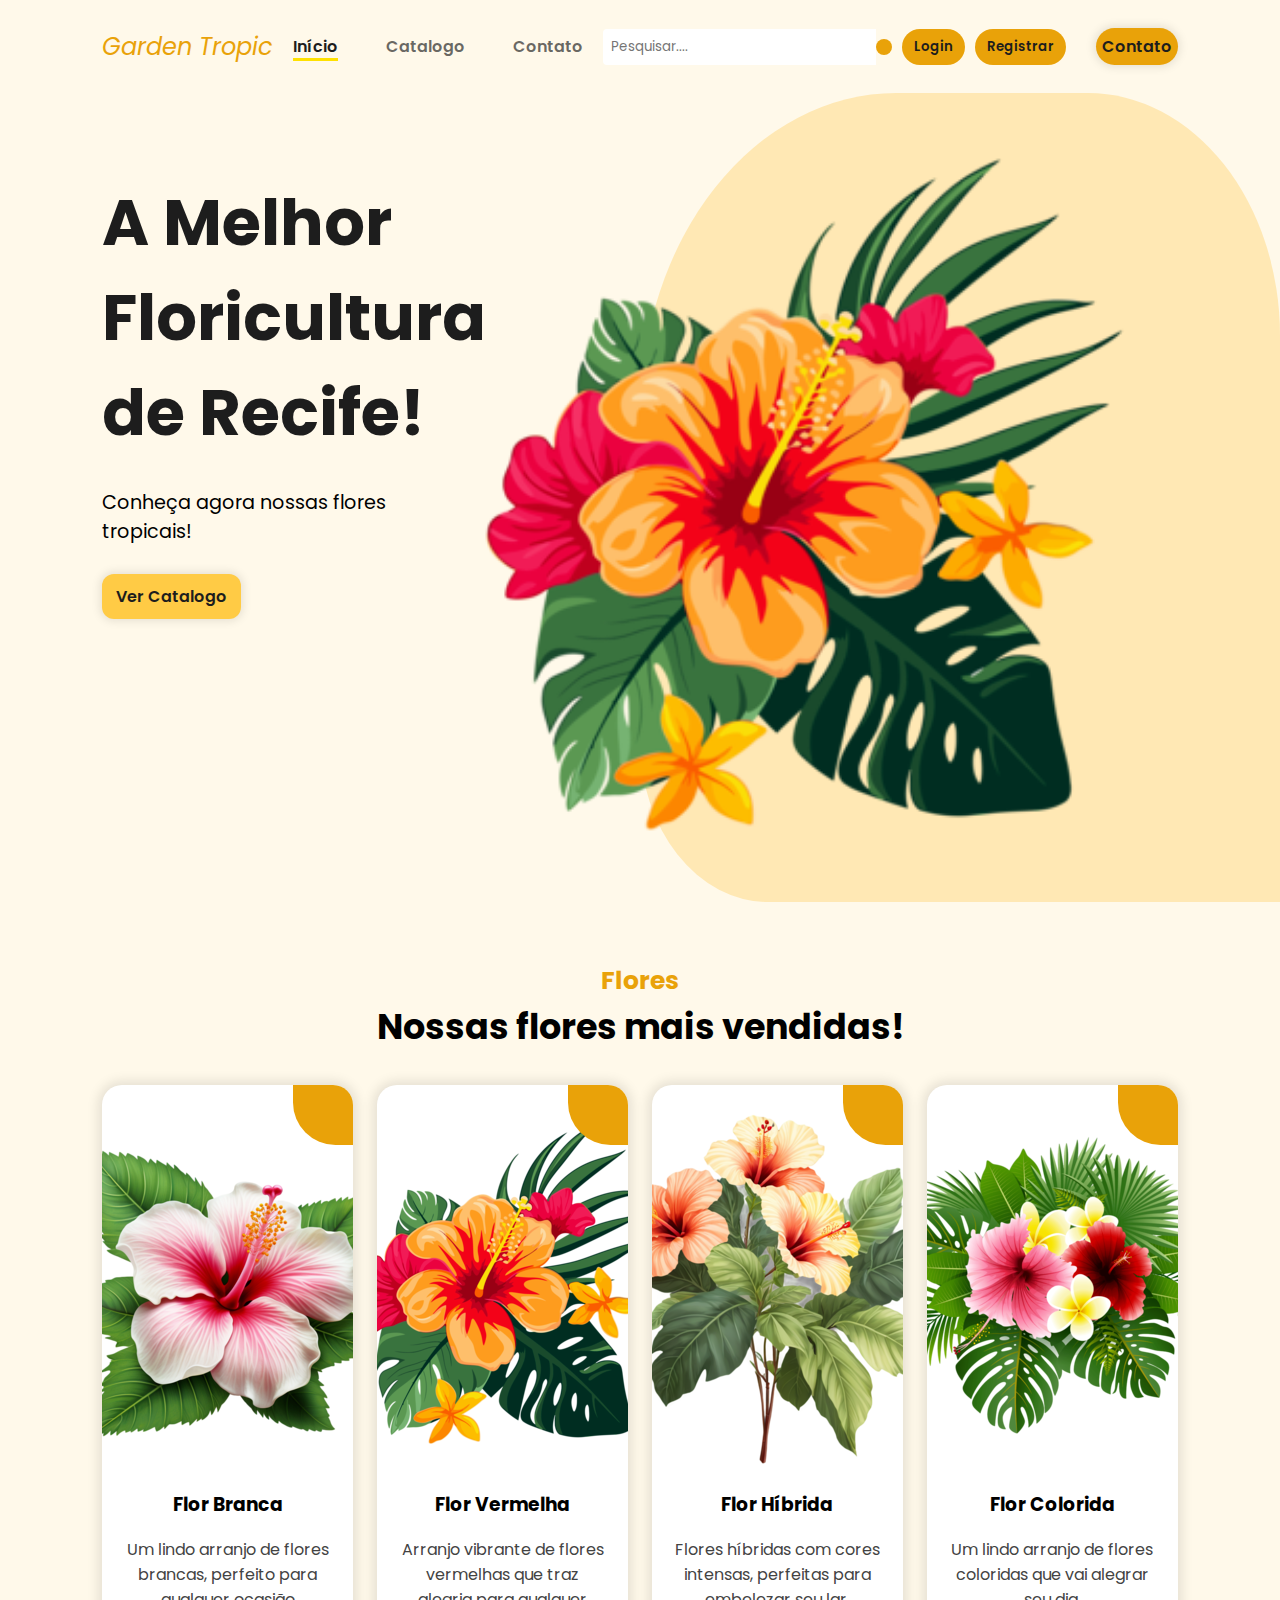
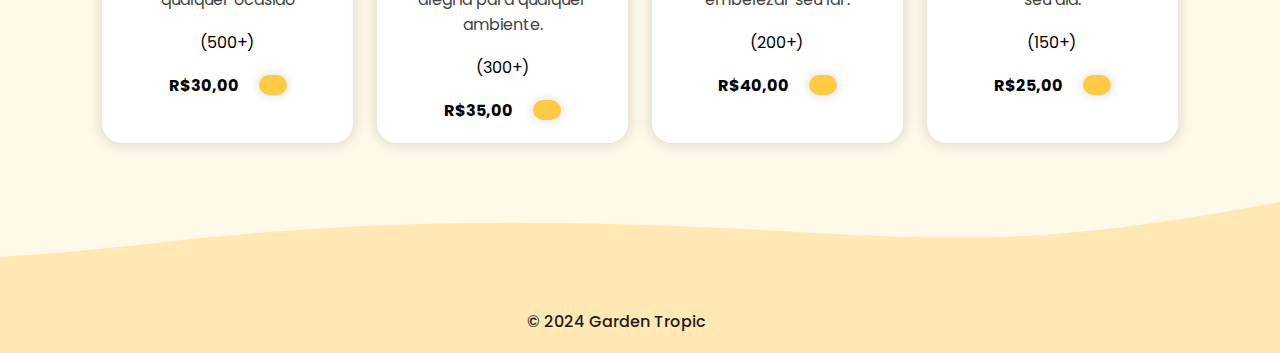
<file: index.html>
<!DOCTYPE html>
<html lang="pt-br">
<head>
    <meta charset="UTF-8">
    <meta name="viewport" content="width=device-width, initial-scale=1.0">
    <link rel="stylesheet" href="https://cdnjs.cloudflare.com/ajax/libs/font-awesome/6.5.1/css/all.min.css" integrity="sha512-DTOQO9RWCH3ppGqcWaEA1BIZOC6xxalwEsw9c2QQeAIftl+Vegovlnee1c9QX4TctnWMn13TZye+giMm8e2LwA==" crossorigin="anonymous" referrerpolicy="no-referrer" />
    <link rel="stylesheet" href="src/styles/styles.css">
    <title>Floricultura</title>
</head>
<body>
    <header>
        <nav id="navbar">
            <i class="fa-solid fa-tree" id="nav_logo"> Garden Tropic</i>

            <ul id="nav_list">
                <li class="nav-item active">
                    <a href="index.html">Início</a>
                </li>
                <li class="nav-item">
                    <a href="catalogo.html">Catalogo</a>
                </li>
                <li class="nav-item">
                    <a href="contato.html">Contato</a>
                </li>
            </ul>
            <div id="search-container">
                <input type="text" id="search-input" placeholder="Pesquisar....">
                <button id="search-btn">
                    <i class="fa-solid fa-magnifying-glass"></i>
                </button>
                <button class="login-button">Login</button>
                <button class="login-button">Registrar</button>
            </div>
            <a href="contato.html" class="btn-default" id="contact">Contato</a>
        </nav>
    </header>
    <main id="content">
        <section id="home">
            <div class="shape"></div>
            <div id="cta">
                <h1 class="title">A Melhor Floricultura de Recife!<br></h1>
                <p class="description">Conheça agora nossas flores tropicais!</p>
                <div id="cta_buttons">
                    <a href="catalogo.html" class="btn-default">Ver Catalogo</a>
                </div>
            </div>
            <div id="banner">
                <img src="src/images/pngtree-tropical-flower-png-image_6986177.png" alt="Banner com flor tropical">
            </div>
        </section>

        <section id="menu">
            <h2 class="section-title">Flores</h2>
            <h3 class="section-subtitle">Nossas flores mais vendidas!</h3>

            <div id="flowers">
                <div class="flower">
                    <div class="flower-heart">
                        <i class="fa-solid fa-heart"></i>
                    </div>
                    <a href="florbranca.html">
                        <img src="src/images/pngtree-white-tropical-flowers-and-green-leaves-ai-element-three-dimensional-buckle-png-image_11363418.png" class="flower-image" alt="Flor Branca">
                    </a>
                    <h3 class="flower-title">Flor Branca</h3>
                    <span class="flower-description">Um lindo arranjo de flores brancas, perfeito para qualquer ocasião</span>
                    <div class="flower-rate">
                        <i class="fa-solid fa-star"></i>
                        <i class="fa-solid fa-star"></i>
                        <i class="fa-solid fa-star"></i>
                        <i class="fa-solid fa-star"></i>
                        <i class="fa-solid fa-star"></i>
                        <span>(500+)</span>
                    </div>
                    <div class="flower-price">
                        <h4>R$30,00</h4>
                        <button class="btn-default"><i class="fa-solid fa-basket-shopping"></i></button>
                    </div>
                </div>

                <div class="flower">
                    <div class="flower-heart">
                        <i class="fa-solid fa-heart"></i>
                    </div>
                    <a href="florvermelha.html">
                        <img src="src/images/pngtree-tropical-flower-png-image_6986177.png" class="flower-image" alt=" Flor Vermelha">
                    </a>
                    <h3 class="flower-title">Flor Vermelha</h3>
                    <span class="flower-description">Arranjo vibrante de flores vermelhas que traz alegria para qualquer ambiente.</span>
                    <div class="flower-rate">
                        <i class="fa-solid fa-star"></i>
                        <i class="fa-solid fa-star"></i>
                        <i class="fa-solid fa-star"></i>   
                        <span>(300+)</span>
                    </div>
                    <div class="flower-price">
                        <h4>R$35,00</h4>
                        <button class="btn-default"><i class="fa-solid fa-basket-shopping"></i></button>
                    </div>
                </div>

                <div class="flower">
                    <div class="flower-heart">
                        <i class="fa-solid fa-heart"></i>
                    </div>
                    <a href="florhibrida.html">
                        <img src="src/images/pngtree-d-render-of-an-arrangement-featuring-tropical-hibiscus-flowers-with-high-png-image_13341924.png" class="flower-image" alt=" Flor Híbrida">
                    </a>
                    <h3 class="flower-title">Flor Híbrida</h3>
                    <span class="flower-description">Flores híbridas com cores intensas, perfeitas para embelezar seu lar.</span>
                    <div class="flower-rate">
                        <i class="fa-solid fa-star"></i>
                        <i class="fa-solid fa-star"></i>
                        <span>(200+)</span>
                    </div>
                    <div class="flower-price">
                        <h4>R$40,00</h4>
                        <button class="btn-default"><i class="fa-solid fa-basket-shopping"></i></button>
                    </div>
                </div>

                <div class="flower">
                    <div class="flower-heart">
                        <i class="fa-solid fa-heart"></i>
                    </div>        
                    <a href="florcolorida.html">
                        <img src="src/images/pngtree-beautiful-tropical-flowers-and-leaves-png-image_5605460.png" class="flower-image" alt="Flor Colorida">
                    </a>
                    <h3 class="flower-title">Flor Colorida</h3>
                    <span class="flower-description">Um lindo arranjo de flores coloridas que vai alegrar seu dia.</span>
                    <div class="flower-rate">
                        <i class="fa-solid fa-star"></i>
                        <span>(150+)</span>
                    </div>
                    <div class="flower-price">
                        <h4>R$25,00</h4>
                        <button class="btn-default"><i class="fa-solid fa-basket-shopping"></i></button>
                    </div>
                </div>
            </div>
        </section>
    </main>
    <footer>
        <img src="src/images/wave.svg" alt="Onda decorativa no footer">
        <div id="footer_items">
            <span id="copyright">&copy 2024 Garden Tropic</span>
            <div id="footer_items">
                <div id="social-links">
                    <a href="#" class="social-icon">
                        <i class="fa-brands fa-instagram"></i>
                    </a>
                    <a href="#" class="social-icon">
                        <i class="fa-brands fa-facebook"></i>
                    </a>
                    <a href="#" class="social-icon">
                        <i class="fa-regular fa-envelope"></i>
                    </a>
                </div>
        </div>
    </footer>
<script type="text/javascript">
    var Tawk_API=Tawk_API||{}, Tawk_LoadStart=new Date();
    (function(){
    var s1=document.createElement("script"),s0=document.getElementsByTagName("script")[0];
    s1.async=true;
    s1.src='https://embed.tawk.to/674866a44304e3196ae9daa0/1idpd1so1';
    s1.charset='UTF-8';
    s1.setAttribute('crossorigin','*');
    s0.parentNode.insertBefore(s1,s0);
    })();
    </script>
</body>
</html>
</file>
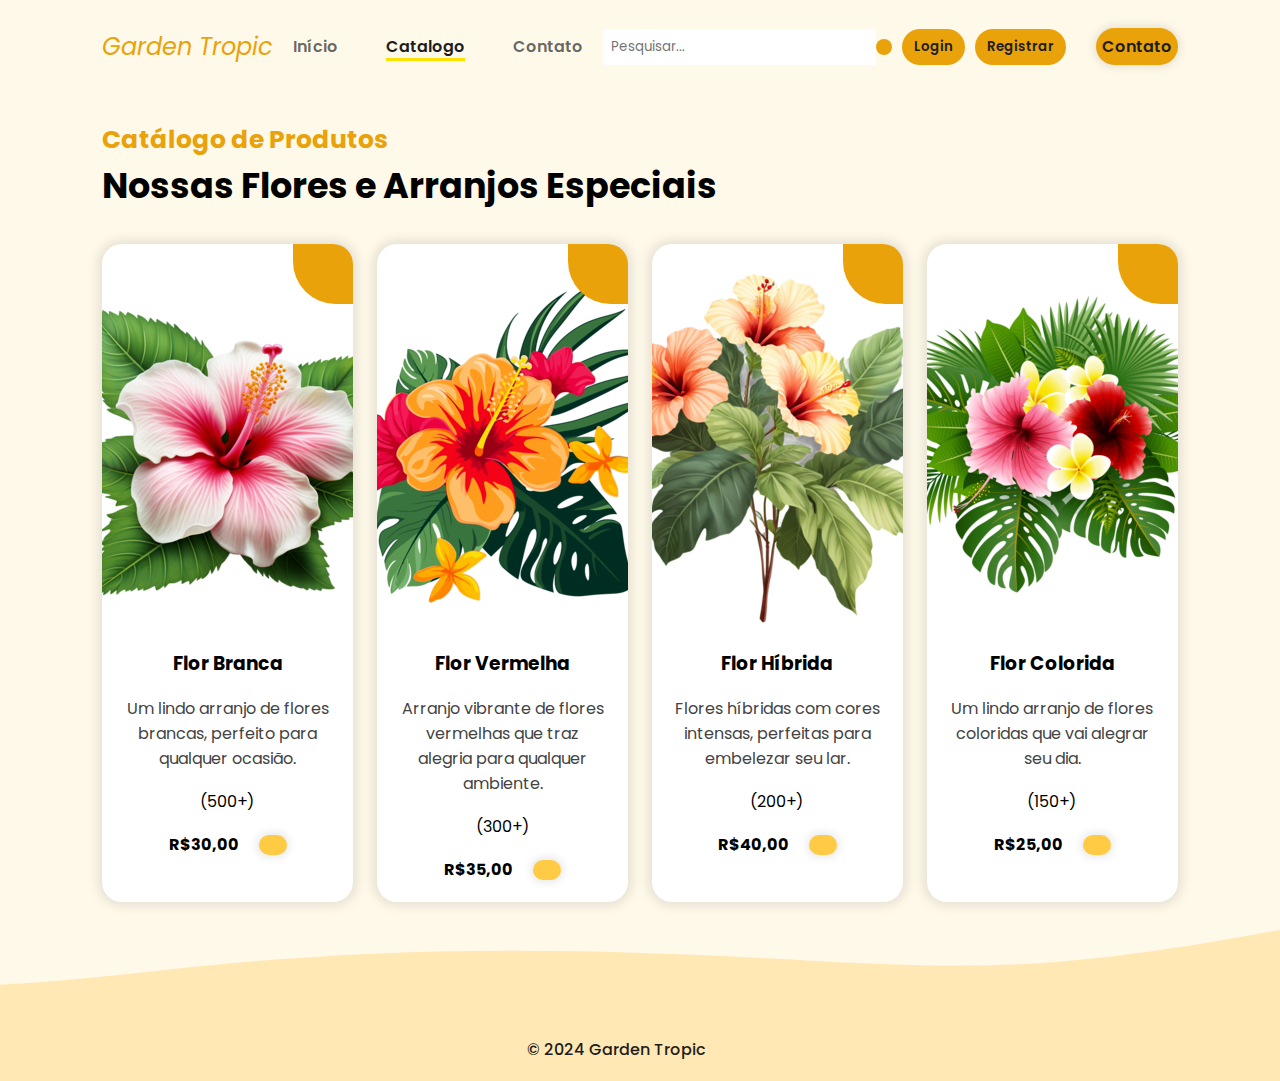
<file: catalogo.html>
<!DOCTYPE html>
<html lang="pt-br">
<head>
    <meta charset="UTF-8">
    <meta name="viewport" content="width=device-width, initial-scale=1.0">
    <link rel="stylesheet" href="https://cdnjs.cloudflare.com/ajax/libs/font-awesome/6.5.1/css/all.min.css" integrity="sha512-DTOQO9RWCH3ppGqcWaEA1BIZOC6xxalwEsw9c2QQeAIftl+Vegovlnee1c9QX4TctnWMn13TZye+giMm8e2LwA==" crossorigin="anonymous" referrerpolicy="no-referrer" />
    <link rel="stylesheet" href="src/styles/styles.css">
    <title>Catálogo de Produtos</title>
</head>
<body>
    <header>
        <nav id="navbar">
            <a href="index.html" id="nav_logo">
                <i class="fa-solid fa-tree"> Garden Tropic</i>
            </a>
            <ul id="nav_list">
                <li class="nav-item">
                    <a href="index.html">Início</a>
                </li>
                <li class="nav-item active">
                    <a href="catalogo.html">Catalogo</a>
                </li>
                <li class="nav-item">
                    <a href="contato.html">Contato</a>
                </li>
            </ul>
            <div id="search-container">
                <input type="text" id="search-input" placeholder="Pesquisar...">
                <button id="search-btn">
                    <i class="fa-solid fa-magnifying-glass"></i>
                </button>
                <button class="login-button">Login</button>
                <button class="login-button">Registrar</button>
            </div>
            <p>
                <a href="contato.html" class="btn-default" id="contact">Contato</a>
            </p>
        </nav>
    </header>
    <main id="content">
        <section id="catalogo">
            <h2 class="section-title">Catálogo de Produtos</h2>
            <h3 class="section-subtitle">Nossas Flores e Arranjos Especiais</h3>
            <div id="flowers">
                <div class="flower">
                    <div class="flower-heart">
                        <i class="fa-solid fa-heart"></i>
                    </div>
                    <a href="florbranca.html">
                        <img src="src/images/pngtree-white-tropical-flowers-and-green-leaves-ai-element-three-dimensional-buckle-png-image_11363418.png" class="flower-image" alt="Flor Branca">
                    </a>
                    <h3 class="flower-title">Flor Branca</h3>
                    <span class="flower-description">Um lindo arranjo de flores brancas, perfeito para qualquer ocasião.</span>
                    <div class="flower-rate">
                        <i class="fa-solid fa-star"></i>
                        <i class="fa-solid fa-star"></i>
                        <i class="fa-solid fa-star"></i>
                        <i class="fa-solid fa-star"></i>
                        <i class="fa-solid fa-star"></i>
                        <span>(500+)</span>
                    </div>
                    <div class="flower-price">
                        <h4>R$30,00</h4>
                        <button class="btn-default">
                            <i class="fa-solid fa-basket-shopping"></i>
                        </button>
                    </div>
                </div>

                <div class="flower">
                    <div class="flower-heart">
                        <i class="fa-solid fa-heart"></i>
                    </div>
                    <a href="florvermelha.html">
                        <img src="src/images/pngtree-tropical-flower-png-image_6986177.png" class="flower-image" alt="Flor Vermelha">
                    </a>
                    <h3 class="flower-title">Flor Vermelha</h3>
                    <span class="flower-description">Arranjo vibrante de flores vermelhas que traz alegria para qualquer ambiente.</span>
                    <div class="flower-rate">
                        <i class="fa-solid fa-star"></i>
                        <i class="fa-solid fa-star"></i>
                        <i class="fa-solid fa-star"></i>
                        <span>(300+)</span>
                    </div>
                    <div class="flower-price">
                        <h4>R$35,00</h4>
                        <button class="btn-default">
                            <i class="fa-solid fa-basket-shopping"></i>
                        </button>
                    </div>
                </div>

                <div class="flower">
                    <div class="flower-heart">
                        <i class="fa-solid fa-heart"></i>
                    </div>
                    <a href="florhibrida.html">
                        <img src="src/images/pngtree-d-render-of-an-arrangement-featuring-tropical-hibiscus-flowers-with-high-png-image_13341924.png" class="flower-image" alt="Flor Híbrida">
                    </a>
                    <h3 class="flower-title">Flor Híbrida</h3>
                    <span class="flower-description">Flores híbridas com cores intensas, perfeitas para embelezar seu lar.</span>
                    <div class="flower-rate">
                        <i class="fa-solid fa-star"></i>
                        <i class="fa-solid fa-star"></i>
                        <span>(200+)</span>
                    </div>
                    <div class="flower-price">
                        <h4>R$40,00</h4>
                        <button class="btn-default">
                            <i class="fa-solid fa-basket-shopping"></i>
                        </button>
                    </div>
                </div>

                <div class="flower">
                    <div class="flower-heart">
                        <i class="fa-solid fa-heart"></i>
                    </div>
                    <a href="florcolorida.html">
                        <img src="src/images/pngtree-beautiful-tropical-flowers-and-leaves-png-image_5605460.png" class="flower-image" alt="Flor Colorida">
                    </a>
                    <h3 class="flower-title">Flor Colorida</h3>
                    <span class="flower-description">Um lindo arranjo de flores coloridas que vai alegrar seu dia.</span>
                    <div class="flower-rate">
                        <i class="fa-solid fa-star"></i>
                        <span>(150+)</span>
                    </div>
                    <div class="flower-price">
                        <h4>R$25,00</h4>
                        <button class="btn-default">
                            <i class="fa-solid fa-basket-shopping"></i>
                        </button>
                    </div>
                </div>
            </div>
        </section>
    </main>
    <footer>
        <img src="src/images/wave.svg" alt="Onda decorativa no footer">
        <div id="footer_items">
            <span id="copyright">&copy 2024 Garden Tropic</span>
            <div id="footer_items">
                <div id="social-links">
                    <a href="#" class="social-icon">
                        <i class="fa-brands fa-instagram"></i>
                    </a>
                    <a href="#" class="social-icon">
                        <i class="fa-brands fa-facebook"></i>
                    </a>
                    <a href="#" class="social-icon">
                        <i class="fa-regular fa-envelope"></i>
                    </a>
                </div>
        </div>
    </footer>
</body>
</html>
</file>
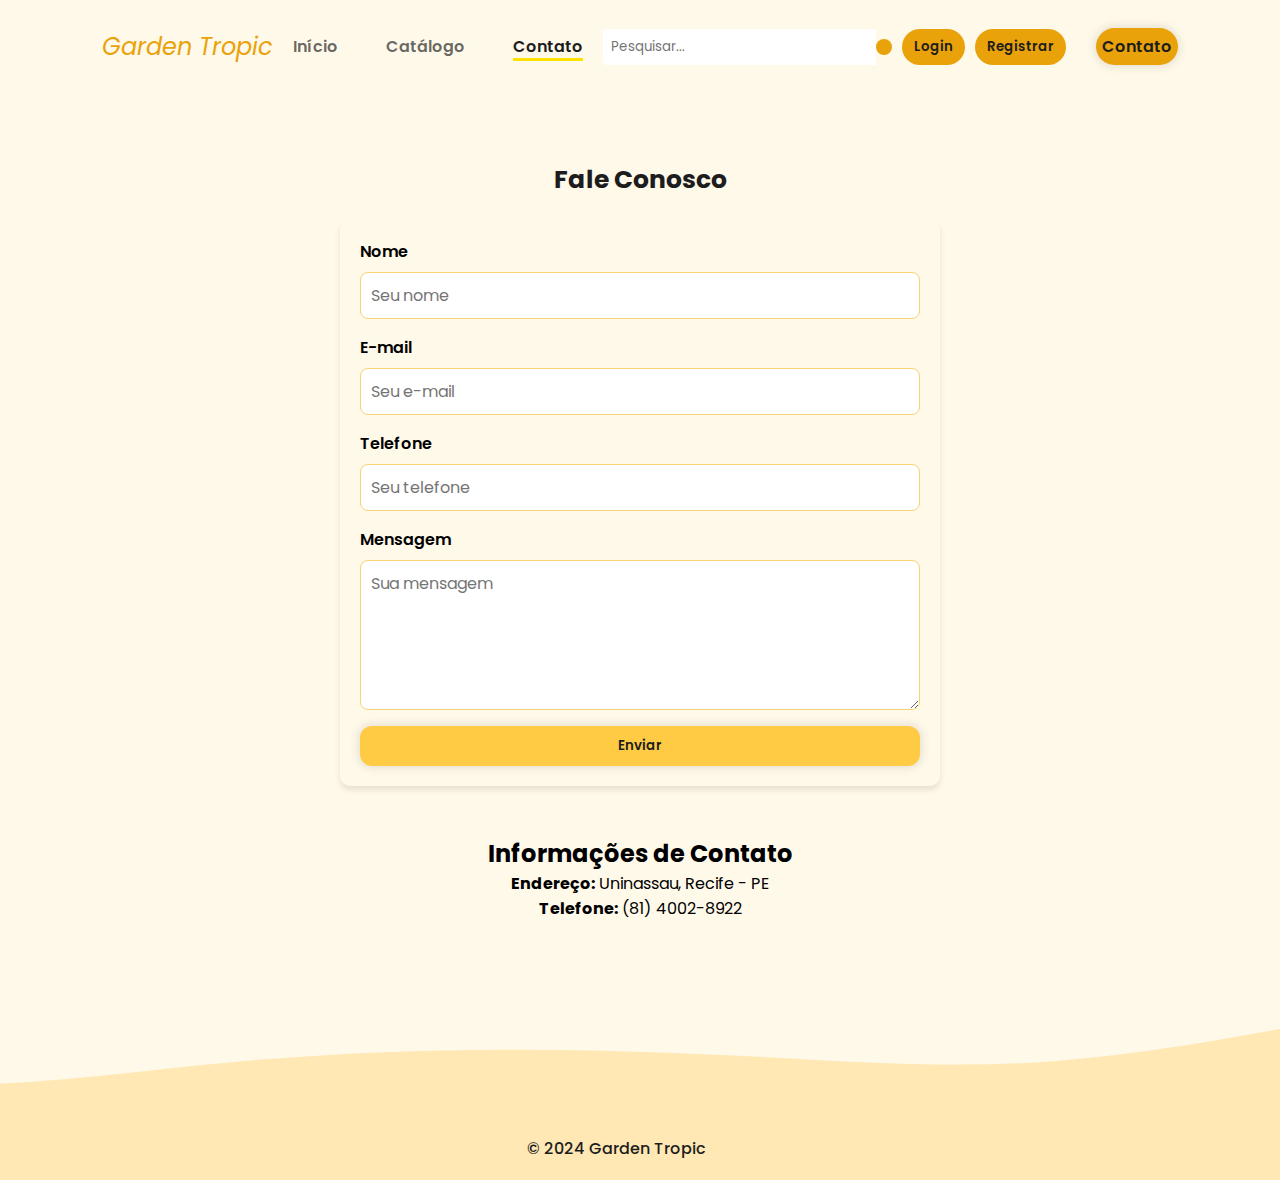
<file: contato.html>
<!DOCTYPE html>
<html lang="pt-br">
<head>
    <meta charset="UTF-8">
    <meta name="viewport" content="width=device-width, initial-scale=1.0">
    <link rel="stylesheet" href="https://cdnjs.cloudflare.com/ajax/libs/font-awesome/6.5.1/css/all.min.css" integrity="sha512-DTOQO9RWCH3ppGqcWaEA1BIZOC6xxalwEsw9c2QQeAIftl+Vegovlnee1c9QX4TctnWMn13TZye+giMm8e2LwA==" crossorigin="anonymous" referrerpolicy="no-referrer" />
    <link rel="stylesheet" href="src/styles/styles.css">
    <title>Contato</title>
</head>
<body>
    <header>
        <nav id="navbar">
            <a href="index.html" id="nav_logo">
                <i class="fa-solid fa-tree"> Garden Tropic</i> 
            </a>
            <ul id="nav_list">
                <li class="nav-item">
                    <a href="index.html">Início</a>
                </li>
                <li class="nav-item">
                    <a href="catalogo.html">Catálogo</a>
                </li>
                <li class="nav-item active">
                    <a href="contato.html">Contato</a>
                </li>
            </ul>
            <div id="search-container">
                <input type="text" id="search-input" placeholder="Pesquisar...">
                <button id="search-btn">
                    <i class="fa-solid fa-magnifying-glass"></i>
                </button>
                <button class="login-button">Login</button>
                <button class="login-button">Registrar</button>
            </div>
            <p>
                <a href="contato.html" class="btn-default" id="contact">Contato</a>
            </p>
        </nav>
    </header>

    <main id="contact-page">
        <div class="wrapper">
        <section id="contact-form">
            <h1 class="section-title">
                Fale Conosco
                <i class="fa-solid fa-phone"></i>
            </h1>
            <form action="#" method="post" class="form">
                <label for="name">Nome</label>
                <input type="text" id="name" name="name" placeholder="Seu nome" required>

                <label for="email">E-mail</label>
                <input type="email" id="email" name="email" placeholder="Seu e-mail" required>
                
                <label for="telefone">Telefone</label>
                <input type="tel" id="telefone" name="telefone" placeholder="Seu telefone" required>

                <label for="message">Mensagem</label>
                <textarea id="message" name="message" placeholder="Sua mensagem" required></textarea>

                <button type="submit" class="btn-default">Enviar</button>
            </form>
            <div class="contact-info">
                <br>
                <br>
                <h2>Informações de Contato</h2>
                <p><strong>Endereço:</strong> Uninassau, Recife - PE</p>
                <p><strong>Telefone:</strong> (81) 4002-8922</p>
            </div>
        </section>
    </div>
    <footer>
        <img src="src/images/wave.svg" alt="Onda decorativa no footer">
        <div id="footer_items">
            <span id="copyright">&copy 2024 Garden Tropic</span>
            <div id="footer_items">
                <div id="social-links">
                    <a href="#" class="social-icon">
                        <i class="fa-brands fa-instagram"></i>
                    </a>
                    <a href="#" class="social-icon">
                        <i class="fa-brands fa-facebook"></i>
                    </a>
                    <a href="#" class="social-icon">
                        <i class="fa-regular fa-envelope"></i>
                    </a>
                </div>
        </div>
    </footer>
</body>
</html>
</file>
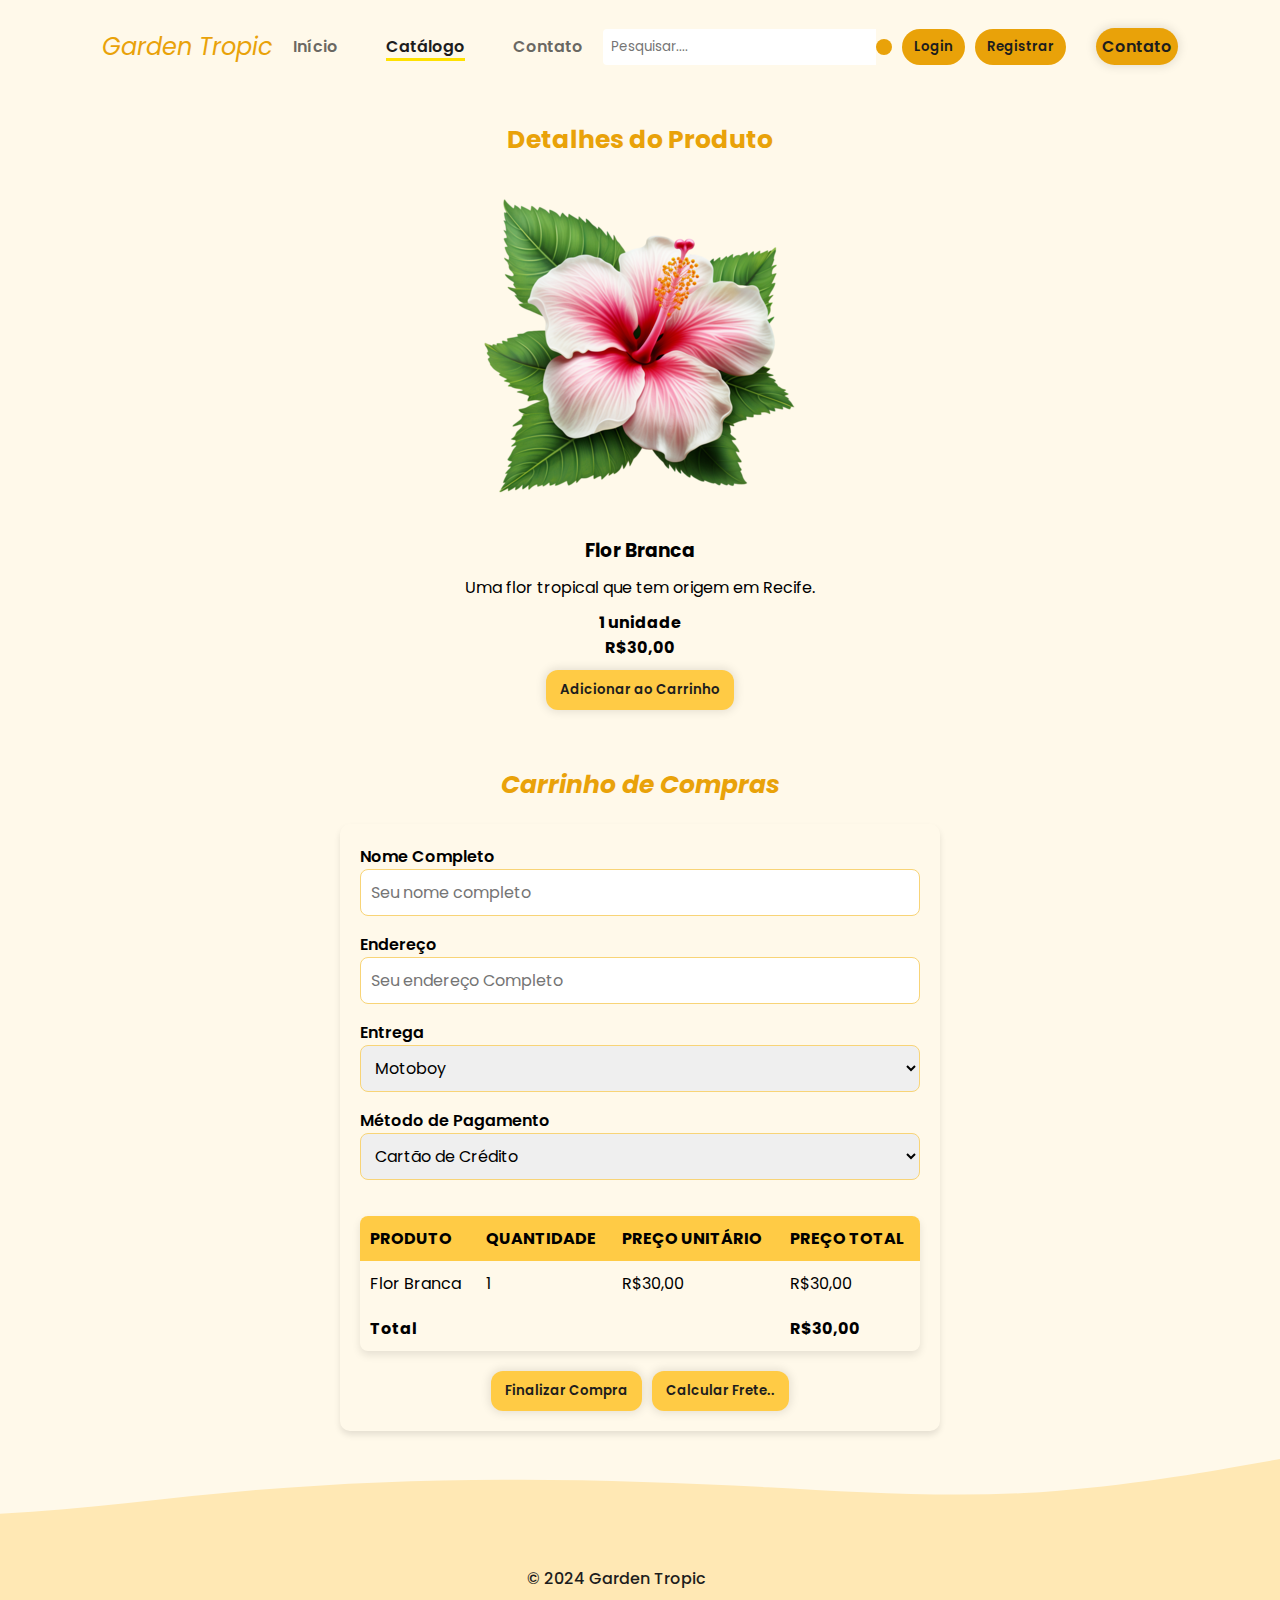
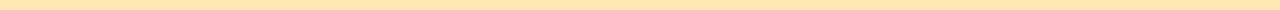
<file: florbranca.html>
<!DOCTYPE html>
<html lang="pt-br">
<head>
    <meta charset="UTF-8">
    <meta name="viewport" content="width=device-width, initial-scale=1.0">
    <link rel="stylesheet" href="https://cdnjs.cloudflare.com/ajax/libs/font-awesome/6.5.1/css/all.min.css" integrity="sha512-DTOQO9RWCH3ppGqcWaEA1BIZOC6xxalwEsw9c2QQeAIftl+Vegovlnee1c9QX4TctnWMn13TZye+giMm8e2LwA==" crossorigin="anonymous" referrerpolicy="no-referrer" />
    <link rel="stylesheet" href="src/styles/styles.css">
    <title>Detalhes da Flor</title>
</head>
<body>
    <header>
        <nav id="navbar">
            <a href="index.html" id="nav_logo">
                <i class="fa-solid fa-tree"> Garden Tropic</i> 
            </a>
            <ul id="nav_list">
                <li class="nav-item">
                    <a href="index.html">Início</a>
                </li>
                <li class="nav-item active">
                    <a href="catalogo.html">Catálogo</a>
                </li>
                <li class="nav-item">
                    <a href="contato.html">Contato</a>
                </li>
            </ul>
            <div id="search-container">
                <input type="text" id="search-input" placeholder="Pesquisar....">
                <button id="search-btn">
                    <i class="fa-solid fa-magnifying-glass"></i>
                </button>
                <button class="login-button">Login</button>
                <button class="login-button">Registrar</button>
            </div>
            <a href="contato.html" class="btn-default" id="contact">Contato</a>
        </nav>
    </header>

    <main id="content">
        <section id="product-details">
            <h2 class="section-title">Detalhes do Produto</h2>
            <div class="product-image">
                <img src="src/images/pngtree-white-tropical-flowers-and-green-leaves-ai-element-three-dimensional-buckle-png-image_11363418.png" alt="Flor Branca">
            </div>
            <h3 class="product-title">Flor Branca</h3>
            <p class="product-description">
                Uma flor tropical que tem origem em Recife.
            </p>
            <div class="product-price">
                <h4>1 unidade</h4>
                <h4>R$30,00</h4>
            </div>
            <button class="btn-default" id="add-to-cart">
                <i class="fa-solid fa-basket-shopping"></i> 
                <span>Adicionar ao Carrinho</span>
            </button>
        </section>

        <section id="shopping-cart">
            <h2 class="section-title"><i class="fa-solid fa-cart-plus"> Carrinho de Compras</i></h2>
            <form action="#" method="post" class="form">
                <label for="buyer-name">Nome Completo</label>
                <input type="text" id="buyer-name" name="buyer-name" placeholder="Seu nome completo" required>

                <label for="address">Endereço</label>
                <input type="text" id="address" name="address" placeholder="Seu endereço Completo" required>

                <label for="delivery-method">Entrega</label>
                <select id="delivery-method" name="delivery-method" required>
                    <option value="credit-card">Motoboy</option>
                    <option value="credit-card">Sedex</option>
                    <option value="boleto">Pac</option>
                    <option value="pix">Retirada na loja</option>
                </select>

                <label for="payment-method">Método de Pagamento</label>
                <select id="payment-method" name="payment-method" required>
                    <option value="credit-card">Cartão de Crédito</option>
                    <option value="credit-card">Cartão de Débito</option>
                    <option value="boleto">Boleto Bancário</option>
                    <option value="pix">PIX</option>
                </select>

                <table>
                    <thead>
                        <tr>
                            <th>Produto</th>
                            <th>Quantidade</th>
                            <th>Preço Unitário</th>
                            <th>Preço Total</th>
                        </tr>
                    </thead>
                    <tbody>
                        <tr>
                            <td>Flor Branca</td>
                            <td>1</td>
                            <td>R$30,00</td>
                            <td>R$30,00</td>
                        </tr>
                    </tbody>
                    <tfoot>
                        <tr>
                            <td colspan="3">Total</td>
                            <td>R$30,00</td>
                        </tr>
                    </tfoot>
                </table>
                
                <div class="purchase-container">
                    <div class="purchase-section">
                        <button class="btn-default" id="buy-button">
                            <i class="fa-solid fa-shopping-cart"></i>
                            <span>Finalizar Compra</span>
                        </button>
                    </div>
                    <div class="purchase-section">
                        <button class="btn-default">
                            <span>Calcular Frete..</span>
                        </button>
                    </div>
                </div>
            </form> 
        </section>
    </main>

    <footer>
        <img src="src/images/wave.svg" alt="Onda decorativa no footer">
        <div id="footer_items">
            <span id="copyright">&copy 2024 Garden Tropic</span>
            <div id="footer_items">
                <div id="social-links">
                    <a href="#" class="social-icon">
                        <i class="fa-brands fa-instagram"></i>
                    </a>
                    <a href="#" class="social-icon">
                        <i class="fa-brands fa-facebook"></i>
                    </a>
                    <a href="#" class="social-icon">
                        <i class="fa-regular fa-envelope"></i>
                    </a>
                </div>
        </div>
    </footer>
</body>
</html>
</file>
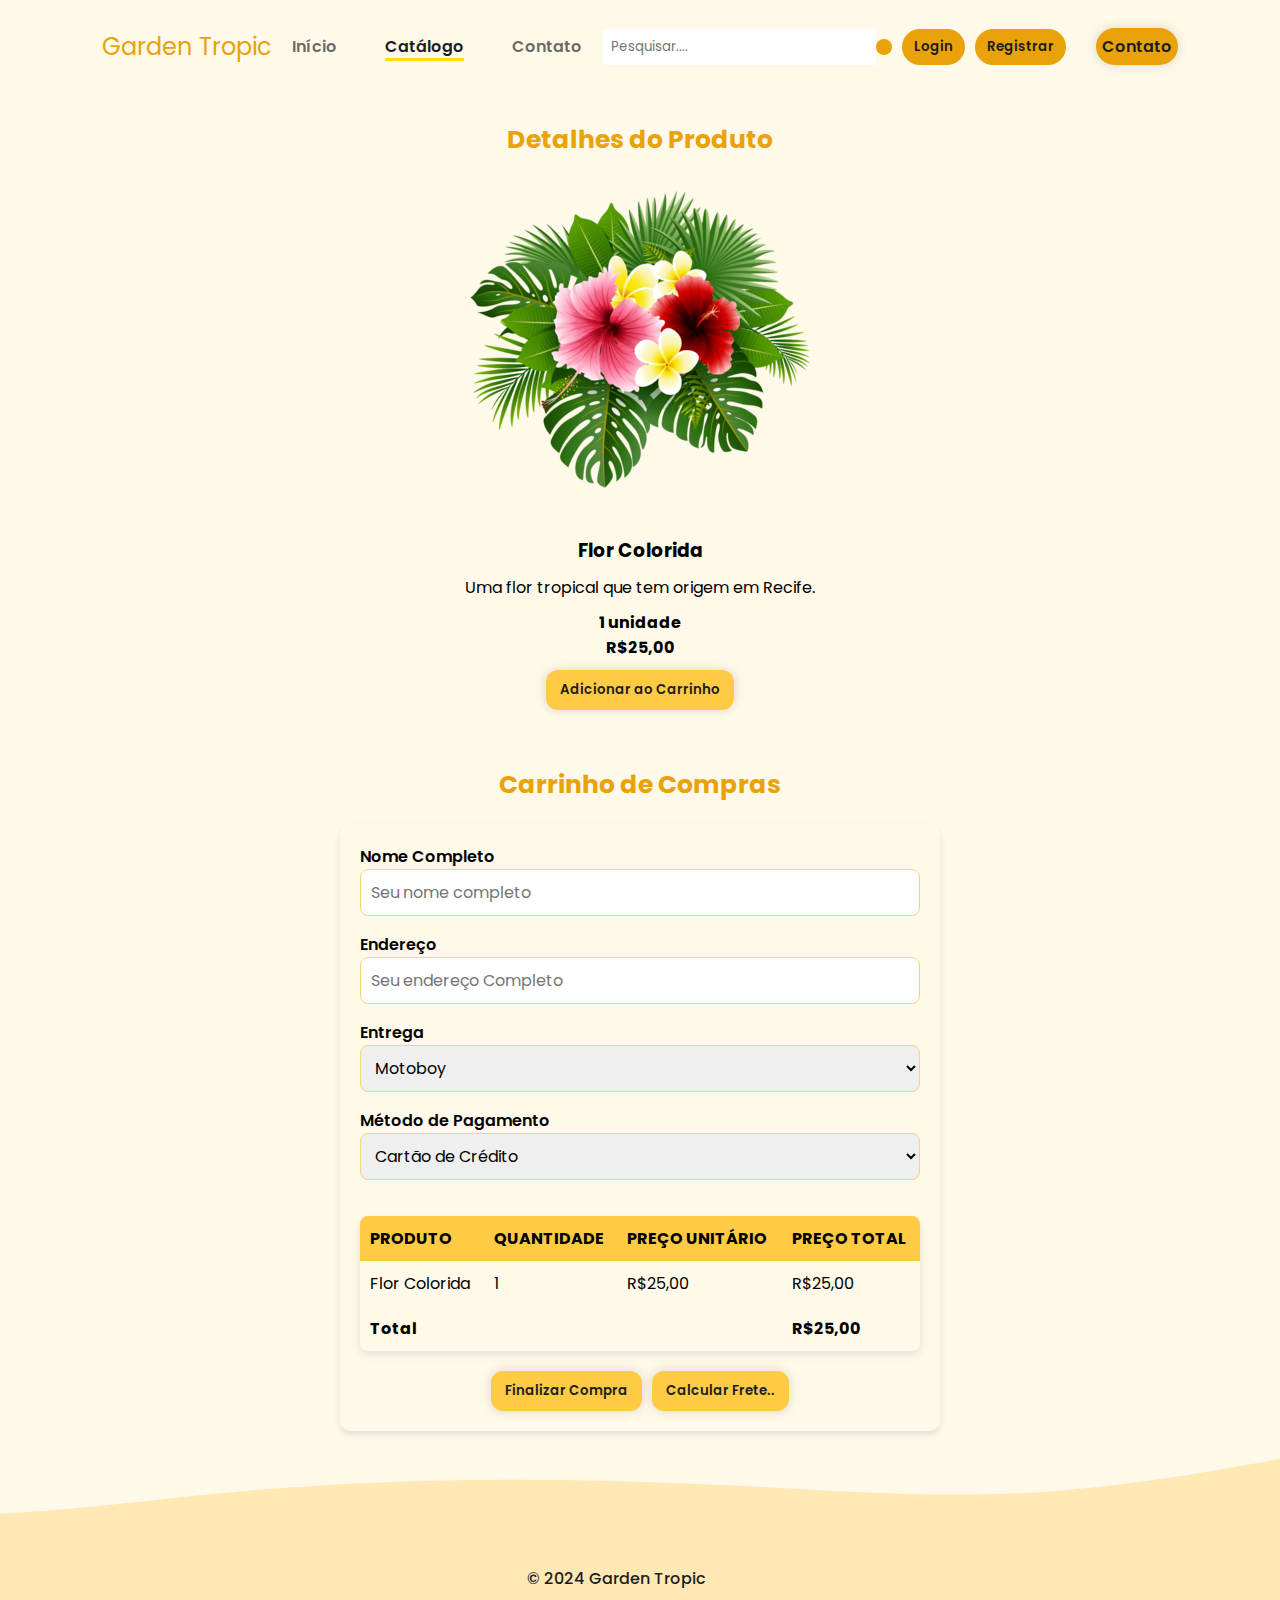
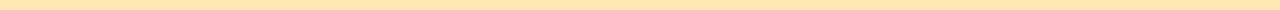
<file: florcolorida.html>
<!DOCTYPE html>
<html lang="pt-br">
<head>
    <meta charset="UTF-8">
    <meta name="viewport" content="width=device-width, initial-scale=1.0">
    <link rel="stylesheet" href="https://cdnjs.cloudflare.com/ajax/libs/font-awesome/6.5.1/css/all.min.css" integrity="sha512-DTOQO9RWCH3ppGqcWaEA1BIZOC6xxalwEsw9c2QQeAIftl+Vegovlnee1c9QX4TctnWMn13TZye+giMm8e2LwA==" crossorigin="anonymous" referrerpolicy="no-referrer" />
    <link rel="stylesheet" href="src/styles/styles.css">
    <title>Detalhes da Flor</title>
</head>
<body>
    <header>
        <nav id="navbar">
            <a href="index.html" id="nav_logo">
                <i class="fa-solid fa-tree"></i> Garden Tropic 
            </a>
            <ul id="nav_list">
                <li class="nav-item">
                    <a href="index.html">Início</a>
                </li>
                <li class="nav-item active">
                    <a href="catalogo.html">Catálogo</a>
                </li>
                <li class="nav-item">
                    <a href="contato.html">Contato</a>
                </li>
            </ul>
            <div id="search-container">
                <input type="text" id="search-input" placeholder="Pesquisar....">
                <button id="search-btn">
                    <i class="fa-solid fa-magnifying-glass"></i>
                </button>
                <button class="login-button">Login</button>
                <button class="login-button">Registrar</button>
            </div>
            <a href="contato.html" class="btn-default" id="contact">Contato</a>
        </nav>
    </header>

    <main id="content">
        <section id="product-details">
            <h2 class="section-title">Detalhes do Produto</h2>
            <div class="product-image">
                <img src="src/images/pngtree-beautiful-tropical-flowers-and-leaves-png-image_5605460.png" alt="Flor Colorida">
            </div>
            <h3 class="product-title">Flor Colorida</h3>
            <p class="product-description">Uma flor tropical que tem origem em Recife.</p>
            <div class="product-price">
                <h4>1 unidade</h4>
                <h4>R$25,00</h4>
            </div>
            <button class="btn-default" id="add-to-cart">
                <i class="fa-solid fa-basket-shopping"></i> 
                <span>Adicionar ao Carrinho</span>
            </button>
        </section>

        <section id="shopping-cart">
            <h2 class="section-title"><i class="fa-solid fa-cart-plus"></i> Carrinho de Compras</h2>
            <form action="#" method="post" class="form">
                <label for="buyer-name">Nome Completo</label>
                <input type="text" id="buyer-name" name="buyer-name" placeholder="Seu nome completo" required>

                <label for="address">Endereço</label>
                <input type="text" id="address" name="address" placeholder="Seu endereço Completo" required>

                <label for="delivery-method">Entrega</label>
                <select id="delivery-method" name="delivery-method" required>
                    <option value="motoboy">Motoboy</option>
                    <option value="sedex">Sedex</option>
                    <option value="pac">Pac</option>
                    <option value="retirada">Retirada na loja</option>
                </select>

                <label for="payment-method">Método de Pagamento</label>
                <select id="payment-method" name="payment-method" required>
                    <option value="credit-card">Cartão de Crédito</option>
                    <option value="debit-card">Cartão de Débito</option>
                    <option value="boleto">Boleto Bancário</option>
                    <option value="pix">PIX</option>
                </select>

                <table>
                    <thead>
                        <tr>
                            <th>Produto</th>
                            <th>Quantidade</th>
                            <th>Preço Unitário</th>
                            <th>Preço Total</th>
                        </tr>
                    </thead>
                    <tbody>
                        <tr>
                            <td>Flor Colorida</td>
                            <td>1</td>
                            <td>R$25,00</td>
                            <td>R$25,00</td>
                        </tr>
                    </tbody>
                    <tfoot>
                        <tr>
                            <td colspan="3">Total</td>
                            <td>R$25,00</td>
                        </tr>
                    </tfoot>
                </table>
                <div class="purchase-container">
                    <div class="purchase-section">
                        <button class="btn-default" id="buy-button">
                            <i class="fa-solid fa-shopping-cart"></i>
                            <span>Finalizar Compra</span>
                        </button>
                    </div>
                    <div class="purchase-section">
                        <button class="btn-default">
                            <span>Calcular Frete..</span>
                        </button>
                    </div>
                </div>
            </form> 
        </section>
    </main>
    <footer>
        <img src="src/images/wave.svg" alt="Onda decorativa no footer">
        <div id="footer_items">
            <span id="copyright">&copy 2024 Garden Tropic</span>
            <div id="footer_items">
                <div id="social-links">
                    <a href="#" class="social-icon">
                        <i class="fa-brands fa-instagram"></i>
                    </a>
                    <a href="#" class="social-icon">
                        <i class="fa-brands fa-facebook"></i>
                    </a>
                    <a href="#" class="social-icon">
                        <i class="fa-regular fa-envelope"></i>
                    </a>
                </div>
        </div>
    </footer>
</body>
</html>
</file>
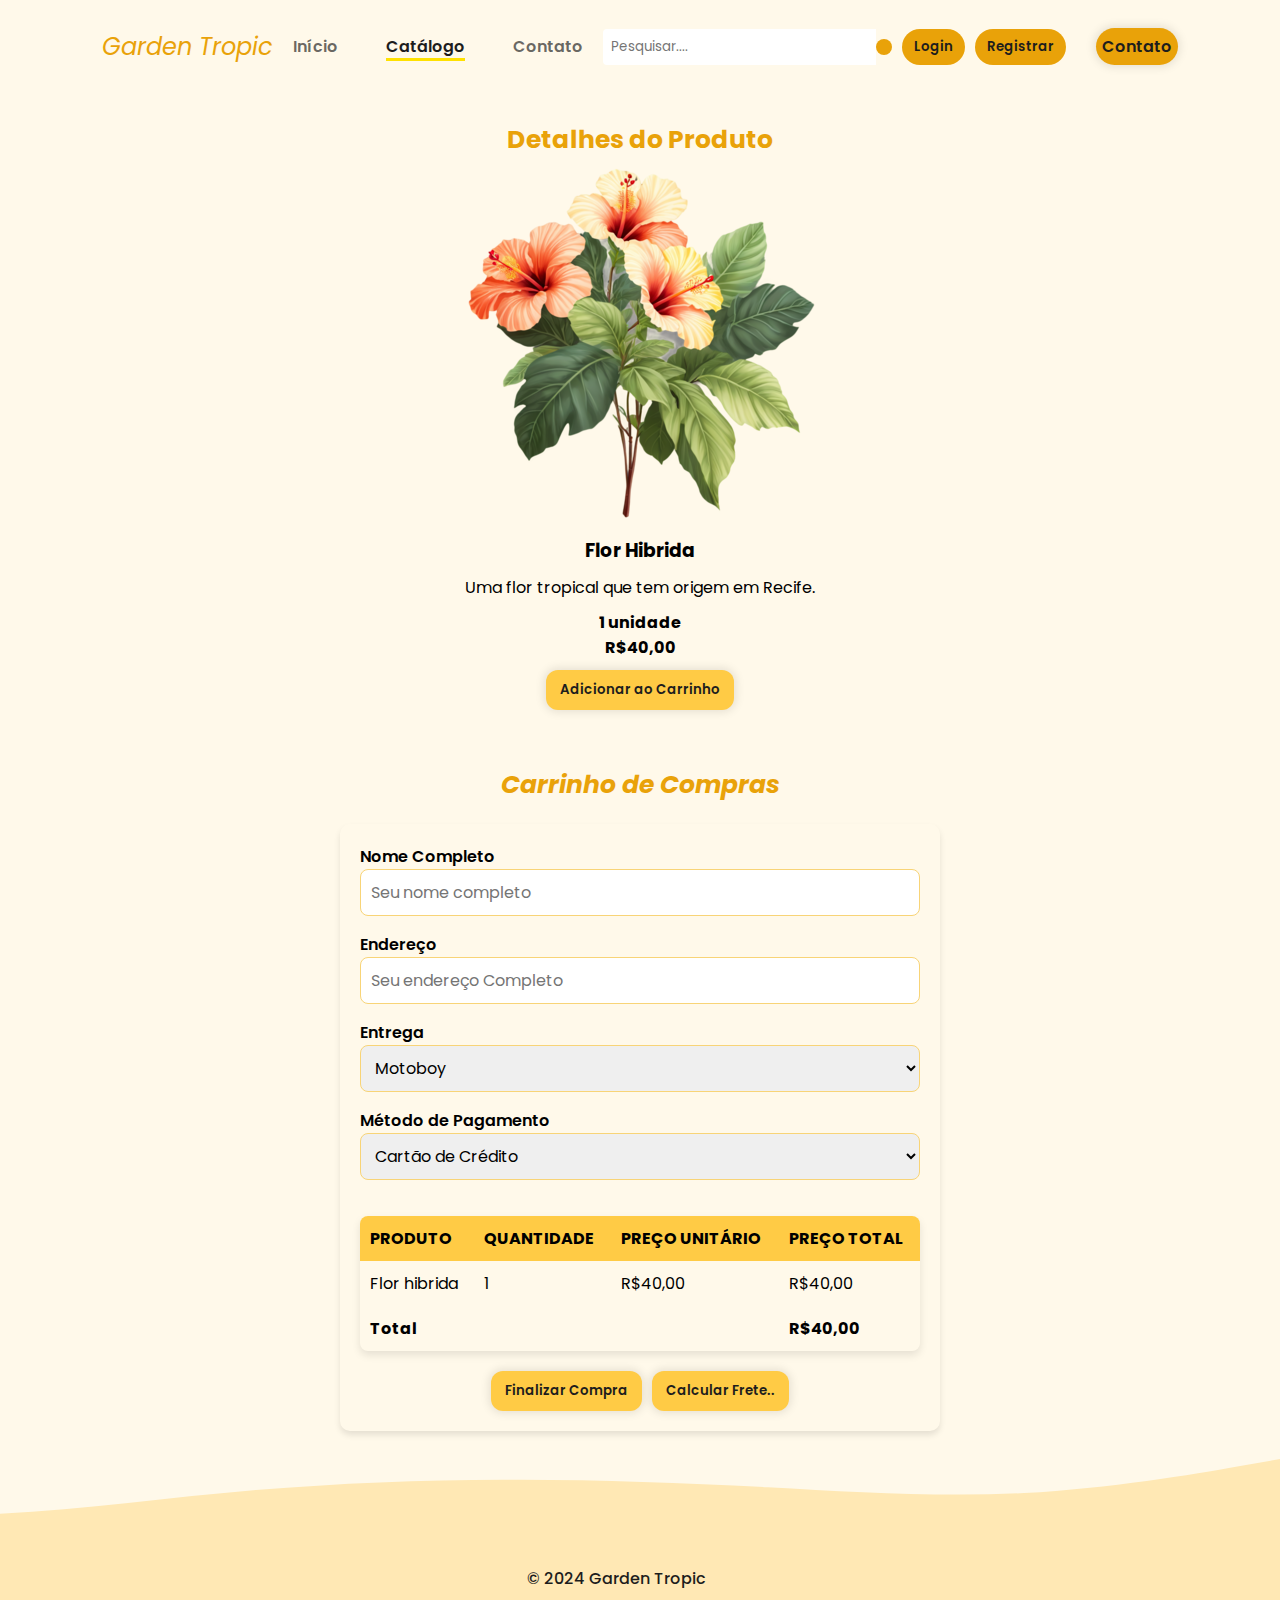
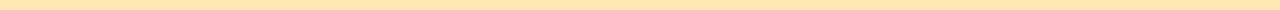
<file: florhibrida.html>
<!DOCTYPE html>
<html lang="pt-br">
<head>
    <meta charset="UTF-8">
    <meta name="viewport" content="width=device-width, initial-scale=1.0">
    <link rel="stylesheet" href="https://cdnjs.cloudflare.com/ajax/libs/font-awesome/6.5.1/css/all.min.css" integrity="sha512-DTOQO9RWCH3ppGqcWaEA1BIZOC6xxalwEsw9c2QQeAIftl+Vegovlnee1c9QX4TctnWMn13TZye+giMm8e2LwA==" crossorigin="anonymous" referrerpolicy="no-referrer" />
    <link rel="stylesheet" href="src/styles/styles.css">
    <title>Detalhes da Flor</title>
</head>
<body>
    <header>
        <nav id="navbar">
            <a href="index.html" id="nav_logo">
                <i class="fa-solid fa-tree"> Garden Tropic</i>
            </a>
            <ul id="nav_list">
                <li class="nav-item ">
                    <a href="index.html">Início</a>
                </li>
                <li class="nav-item active">
                    <a href="catalogo.html">Catálogo</a>
                </li>
                <li class="nav-item">
                    <a href="contato.html">Contato</a>
                </li>
            </ul>
            <div id="search-container">
                <input type="text" id="search-input" placeholder="Pesquisar....">
                <button id="search-btn">
                    <i class="fa-solid fa-magnifying-glass"></i>
                </button>
                <button class="login-button">Login</button>
                <button class="login-button">Registrar</button>
            </div>
            <a href="contato.html" class="btn-default" id="contact">Contato</a>
        </nav>
    </header>

    <main id="content">
        <section id="product-details">
            <h2 class="section-title">Detalhes do Produto</h2>
            <div class="product-image">
                <img src="src/images/pngtree-d-render-of-an-arrangement-featuring-tropical-hibiscus-flowers-with-high-png-image_13341924.png" alt="Flor hibrida">
            </div>
            <h3 class="product-title">Flor Hibrida</h3>
            <p class="product-description">
                Uma flor tropical que tem origem em Recife.
            </p>
            <div class="product-price">
                <h4>1 unidade</h4>
                <h4>R$40,00 </h4>
            </div>
            <button class="btn-default" id="add-to-cart">
                <i class="fa-solid fa-basket-shopping"></i> 
                <span> Adicionar ao Carrinho</span>
            </button>
        </section>

        <section id="shopping-cart">
            <h2 class="section-title"><i class="fa-solid fa-cart-plus"> Carrinho de Compras</i></h2>
            <form action="#" method="post" class="form">
                <label for="buyer-name">Nome Completo</label>
                <input type="text" id="buyer-name" name="buyer-name" placeholder="Seu nome completo" required>

                <label for="address">Endereço</label>
                <input type="text" id="address" name="address" placeholder="Seu endereço Completo" required>

                <label for="delivery-method">Entrega</label>
                <select id="delivery-method" name="delivery-method" required>
                    <option value="credit-card">Motoboy</option>
                    <option value="credit-card">Sedex</option>
                    <option value="boleto">Pac</option>
                    <option value="pix">Retirada na loja</option>
                </select>

                <label for="payment-method">Método de Pagamento</label>
                <select id="payment-method" name="payment-method" required>
                    <option value="credit-card">Cartão de Crédito</option>
                    <option value="credit-card">Cartão de Debito</option>
                    <option value="boleto">Boleto Bancário</option>
                    <option value="pix">PIX</option>
                </select>  
                <table>
                    <thead>
                        <tr>
                            <th>Produto</th>
                            <th>Quantidade</th>
                            <th>Preço Unitário</th>
                            <th>Preço Total</th>
                        </tr>
                    </thead>
                    <tbody>
                        <tr>
                            <td>Flor hibrida</td>
                            <td>1</td>
                            <td>R$40,00</td>
                            <td>R$40,00</td>
                        </tr>
                    </tbody>
                    <tfoot>
                        <tr>
                            <td colspan="3">Total</td>
                            <td>R$40,00</td>
                        </tr>
                    </tfoot>
                </table>
                <div class="purchase-container">
                    <div class="purchase-section">
                        <button class="btn-default" id="buy-button">
                            <i class="fa-solid fa-shopping-cart"></i>
                            <span>Finalizar Compra</span>
                        </button>
                    </div>
                    <div class="purchase-section">
                        <button class="btn-default">
                            <span> Calcular Frete..</span>
                        </button>
                    </div>
                </div>
            </form> 
        </section>
    </main>
    <footer>
        <img src="src/images/wave.svg" alt="Onda decorativa no footer">
        <div id="footer_items">
            <span id="copyright">&copy 2024 Garden Tropic</span>
            <div id="footer_items">
                <div id="social-links">
                    <a href="#" class="social-icon">
                        <i class="fa-brands fa-instagram"></i>
                    </a>
                    <a href="#" class="social-icon">
                        <i class="fa-brands fa-facebook"></i>
                    </a>
                    <a href="#" class="social-icon">
                        <i class="fa-regular fa-envelope"></i>
                    </a>
                </div>
        </div>
    </footer>
</body>
</html>
</file>
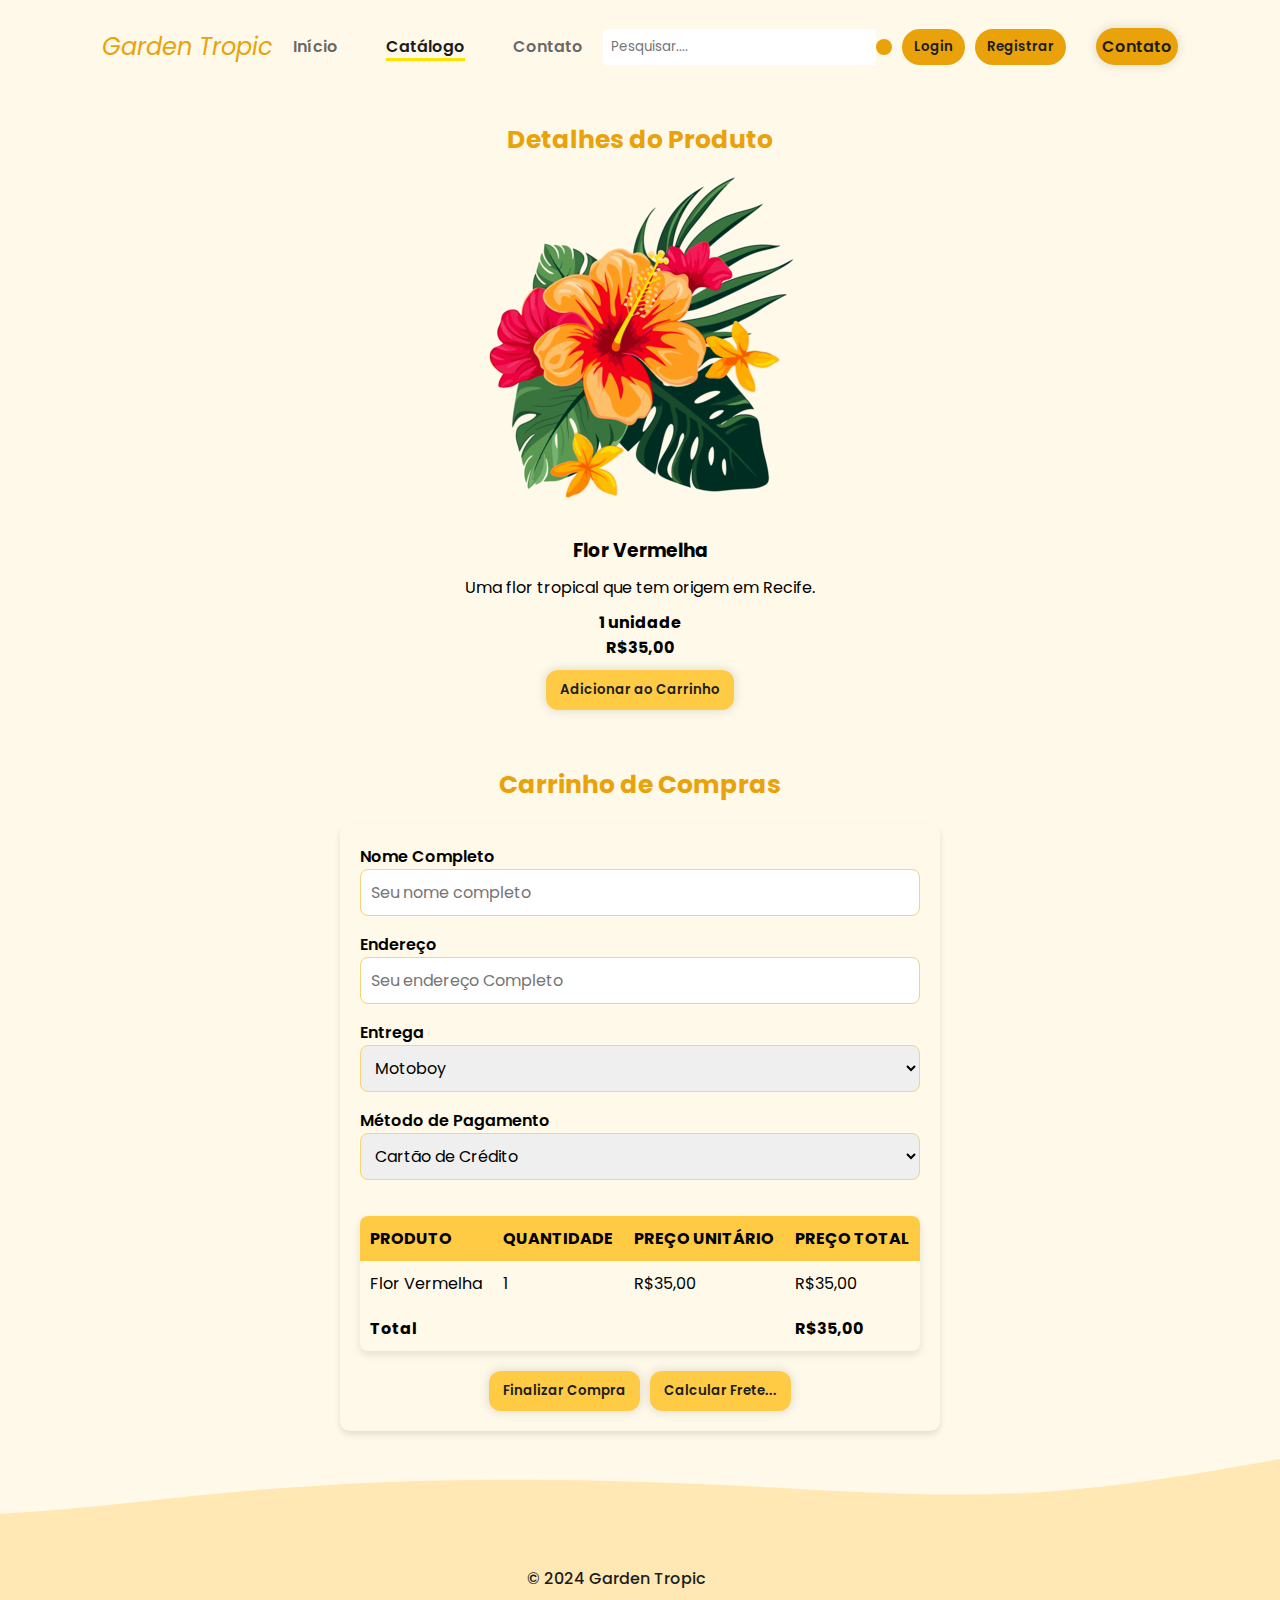
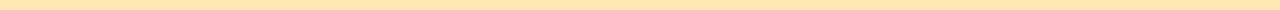
<file: florvermelha.html>
<!DOCTYPE html>
<html lang="pt-br">
<head>
    <meta charset="UTF-8">
    <meta name="viewport" content="width=device-width, initial-scale=1.0">
    <link rel="stylesheet" href="https://cdnjs.cloudflare.com/ajax/libs/font-awesome/6.5.1/css/all.min.css" integrity="sha512-DTOQO9RWCH3ppGqcWaEA1BIZOC6xxalwEsw9c2QQeAIftl+Vegovlnee1c9QX4TctnWMn13TZye+giMm8e2LwA==" crossorigin="anonymous" referrerpolicy="no-referrer" />
    <link rel="stylesheet" href="src/styles/styles.css">
    <title>Detalhes da Flor</title>
</head>
<body>
    <header>
        <nav id="navbar">
            <a href="index.html" id="nav_logo">
                <i class="fa-solid fa-tree"> Garden Tropic</i> 
            </a>
            <ul id="nav_list">
                <li class="nav-item">
                    <a href="index.html">Início</a>
                </li>
                <li class="nav-item active">
                    <a href="catalogo.html">Catálogo</a>
                </li>
                <li class="nav-item">
                    <a href="contato.html">Contato</a>
                </li>
            </ul>
            <div id="search-container">
                <input type="text" id="search-input" placeholder="Pesquisar....">
                <button id="search-btn">
                    <i class="fa-solid fa-magnifying-glass"></i>
                </button>
                <button class="login-button">Login</button>
                <button class="login-button">Registrar</button>
            </div>
            <a href="contato.html" class="btn-default" id="contact">Contato</a>
        </nav>
    </header>

    <main id="content">
        <section id="product-details">
            <h2 class="section-title">Detalhes do Produto</h2>
            <div class="product-image">
                <img src="src/images/pngtree-tropical-flower-png-image_6986177.png" alt="Flor vermelha">
            </div>
            <h3 class="product-title">Flor Vermelha</h3>
            <p class="product-description">
                Uma flor tropical que tem origem em Recife.
            </p>
            <div class="product-price">
                <h4>1 unidade</h4>
                <h4>R$35,00</h4>
            </div>
            <button class="btn-default" id="add-to-cart">
                <i class="fa-solid fa-basket-shopping"></i> 
                <span>Adicionar ao Carrinho</span>
            </button>
        </section>

        <section id="shopping-cart">
            <h2 class="section-title"><i class="fa-solid fa-cart-plus"></i> Carrinho de Compras</h2>
            <form action="#" method="post" class="form">
                <label for="buyer-name">Nome Completo</label>
                <input type="text" id="buyer-name" name="buyer-name" placeholder="Seu nome completo" required>

                <label for="address">Endereço</label>
                <input type="text" id="address" name="address" placeholder="Seu endereço Completo" required>

                <label for="delivery-method">Entrega</label>
                <select id="delivery-method" name="delivery-method" required>
                    <option value="motoboy">Motoboy</option>
                    <option value="sedex">Sedex</option>
                    <option value="pac">Pac</option>
                    <option value="retirada">Retirada na loja</option>
                </select>

                <label for="payment-method">Método de Pagamento</label>
                <select id="payment-method" name="payment-method" required>
                    <option value="credit-card">Cartão de Crédito</option>
                    <option value="debit-card">Cartão de Débito</option>
                    <option value="boleto">Boleto Bancário</option>
                    <option value="pix">PIX</option>
                </select>

                <table>
                    <thead>
                        <tr>
                            <th>Produto</th>
                            <th>Quantidade</th>
                            <th>Preço Unitário</th>
                            <th>Preço Total</th>
                        </tr>
                    </thead>
                    <tbody>
                        <tr>
                            <td>Flor Vermelha</td>
                            <td>1</td>
                            <td>R$35,00</td>
                            <td>R$35,00</td>
                        </tr>
                    </tbody>
                    <tfoot>
                        <tr>
                            <td colspan="3">Total</td>
                            <td>R$35,00</td>
                        </tr>
                    </tfoot>
                </table>

                <div class="purchase-container">
                    <div class="purchase-section">
                        <button class="btn-default" id="buy-button">
                            <i class="fa-solid fa-shopping-cart"></i>
                            <span>Finalizar Compra</span>
                        </button>
                    </div>
                    <div class="purchase-section">
                        <button class="btn-default">
                            <span>Calcular Frete...</span>
                        </button>
                    </div>
                </div>
            </form>
        </section>
    </main>

    <footer>
        <img src="src/images/wave.svg" alt="Onda decorativa no footer">
        <div id="footer_items">
            <span id="copyright">&copy 2024 Garden Tropic</span>
            <div id="footer_items">
                <div id="social-links">
                    <a href="#" class="social-icon">
                        <i class="fa-brands fa-instagram"></i>
                    </a>
                    <a href="#" class="social-icon">
                        <i class="fa-brands fa-facebook"></i>
                    </a>
                    <a href="#" class="social-icon">
                        <i class="fa-regular fa-envelope"></i>
                    </a>
                </div>
        </div>
    </footer>
</body>
</html>
</file>
<file: src/styles/styles.css>
@import url('https://fonts.googleapis.com/css2?family=Poppins:ital,wght@0,100;0,200;0,300;0,400;0,500;0,600;0,700;0,800;0,900;1,100;1,200;1,300;1,400;1,500;1,600;1,700;1,800;1,900&display=swap');
@import url('header.css');
@import url('home.css');
@import url('menu.css');
@import url('footer.css');

/* Root */
:root {
    --color-primary-1: #fff9ea;
    --color-primary-2: #ffe8b4;
    --color-primary-3: #f8d477;
    --color-primary-4: #ffe100;
    --color-primary-5: #ffcb45;
    --color-primary-6: #e9a209;
    --color-neutral-0: #fff;
    --color-neutral-1: #1d1d1d;
}

/* Estilos globais */
* {
    font-family: 'Poppins', sans-serif;
    margin: 0;
    padding: 0;
    box-sizing: border-box;
}

html {
    scroll-behavior: smooth;
}

body {
    background-color: var(--color-primary-1);
}

section {
    padding: 28px 8%;
}

/* botoes */
.btn-default {
    border: none;
    display: flex;
    align-items: center;
    justify-content: center;
    background-color: var(--color-primary-5);
    border-radius: 12px;
    padding: 10px 14px;
    font-weight: 600;
    box-shadow: 0px 0px 10px 2px rgba(0, 0, 0, 0.1);
    cursor: pointer;
    transition: background-color .3s ease;
    text-decoration: none;
    color: #1d1d1d;
}

#contact {
    border: none;
    padding: 6px 6px;
    border-radius: 20px; 
    cursor: pointer;
    margin-left: 10px; 
    background-color: var(--color-primary-6);
    font-weight: 600;
}

#contact:hover {
    background-color: var(--color-primary-3);
}

.btn-default a {
    text-decoration: none; 
    color: inherit; 
}

.btn-default:hover {
    background-color: var(--color-primary-3);
}

.login-button {
    background-color: var(--color-primary-6);
    border: none;
    padding: 8px 12px;
    border-radius: 20px; 
    cursor: pointer;
    margin-left: 10px; 
    color: #1d1d1d;
    font-weight: 600;
}

.login-button:hover {
    background-color: var(--color-primary-3);
}

.register-link {
    background-color: var(--color-primary-6);
    border: none;
    padding: 6px 2px;
    border-radius: 20px; 
    cursor: pointer;
    margin-left: 10px; 
    text-decoration: none;
    font-weight: 600;
}

.register-link:hover {
    background-color: var(--color-primary-3);
}

.btn-defaultpedir {
    background-color: var(--color-primary-6);
    color: white;
    border: none;
    padding: 6px 2px;
    border-radius: 20px; 
    cursor: pointer;
    margin-left: 10px; 
}

.btn-defaultpedir a {
    color: white;
    text-decoration: none;
}

/* forms */
.form {
    display: flex;
    flex-direction: column;
    max-width: 600px;
    margin: 0 auto;
    padding: 20px;
    background-color: var(--color-light-1);
    border-radius: 10px;
    box-shadow: 0 4px 6px rgba(0, 0, 0, 0.1);
}

.form label {
    margin-bottom: 8px;
    font-weight: 600;
}

.form input,
.form textarea,
.form select {
    margin-bottom: 16px;
    padding: 10px;
    border: 1px solid var(--color-primary-3);
    border-radius: 8px;
    font-size: 16px;
    width: 100%;
    box-sizing: border-box;
}

.form textarea {
    height: 150px;
    resize: vertical;
}

.form input:focus,
.form textarea:focus,
.form select:focus {
    border-color: var(--color-primary-5);
    outline: none;
    box-shadow: 0 0 5px var(--color-primary-5);
}

/* sections */
.section-title {
    color: var(--color-primary-6);
    font-size: 1.563rem;
}

.section-subtitle {
    font-size: 2.1875rem;
}

/* tabelas  */
table {
    width: 100%;
    border-collapse: collapse;
    margin-top: 20px;
    box-shadow: 0 4px 8px rgba(0, 0, 0, 0.1);
    border-radius: 8px;
    overflow: hidden;
}

th, td {
    padding: 10px;
    text-align: left;
    border: none; 
}

th {
    background-color: var(--color-primary-5);
    font-weight: bold;
    text-transform: uppercase;
}

tfoot {
    font-weight: bold;
}

/* busca */
#search-container {
    display: flex;
    align-items: center;    
}

#search-input {
    padding: 8px;
    border: none;
    border-radius: 4px 0 0 4px; 
}

#search-btn {
    padding: 8px;
    background-color: var(--color-primary-6);
    border: none;
    border-radius: 20px; 
    cursor: pointer;
}

#search-btn:hover {
    background-color: var(--color-primary-3);
}

/* contato e pagina de checkout */
#contact-page {
    display: flex;
    flex-direction: column;
    min-height: 100vh; 
}

.wrapper {
    flex-grow: 1; 
    padding: 40px 20px;
}

.contact-footer {
    position: relative;
    width: 100%;
    background-color: var(--color-primary-2);
}


#contact-form, /* antes tinha um menu de checkout na pagina de contato tb,mas achei estranho e deixei so as informações de contato msm.*/
#checkout-form {
    margin-bottom: 40px;
}

#contact-form h1,
#checkout-form h2 {
    text-align: center;
    margin-bottom: 20px;
    color: #1d1d1d;
}

.contact-info{
    text-align: center;
}
/* carrinho de compras */
#shopping-cart {
    text-align: center; 
}

#shopping-cart .section-title {
    margin-bottom: 20px; 
}

#shopping-cart .form {
    display: inline-block;
    text-align: left; 
    margin: 0 auto; 
}

#shopping-cart table {
    margin: 20px auto;
}

.purchase-container {
    display: flex; 
    justify-content: center; 
    gap: 10px; 
}

/* Detalhe dos produtos */
#product-details {
    text-align: center; 
}

.product-image img {
    max-width: 100%; 
    height: auto; 
    margin: 0 auto; 
}

.product-title,
.product-description,
.product-price {
    margin: 10px 0; 
}

#add-to-cart {
    display: inline-block; 
}
</file>
